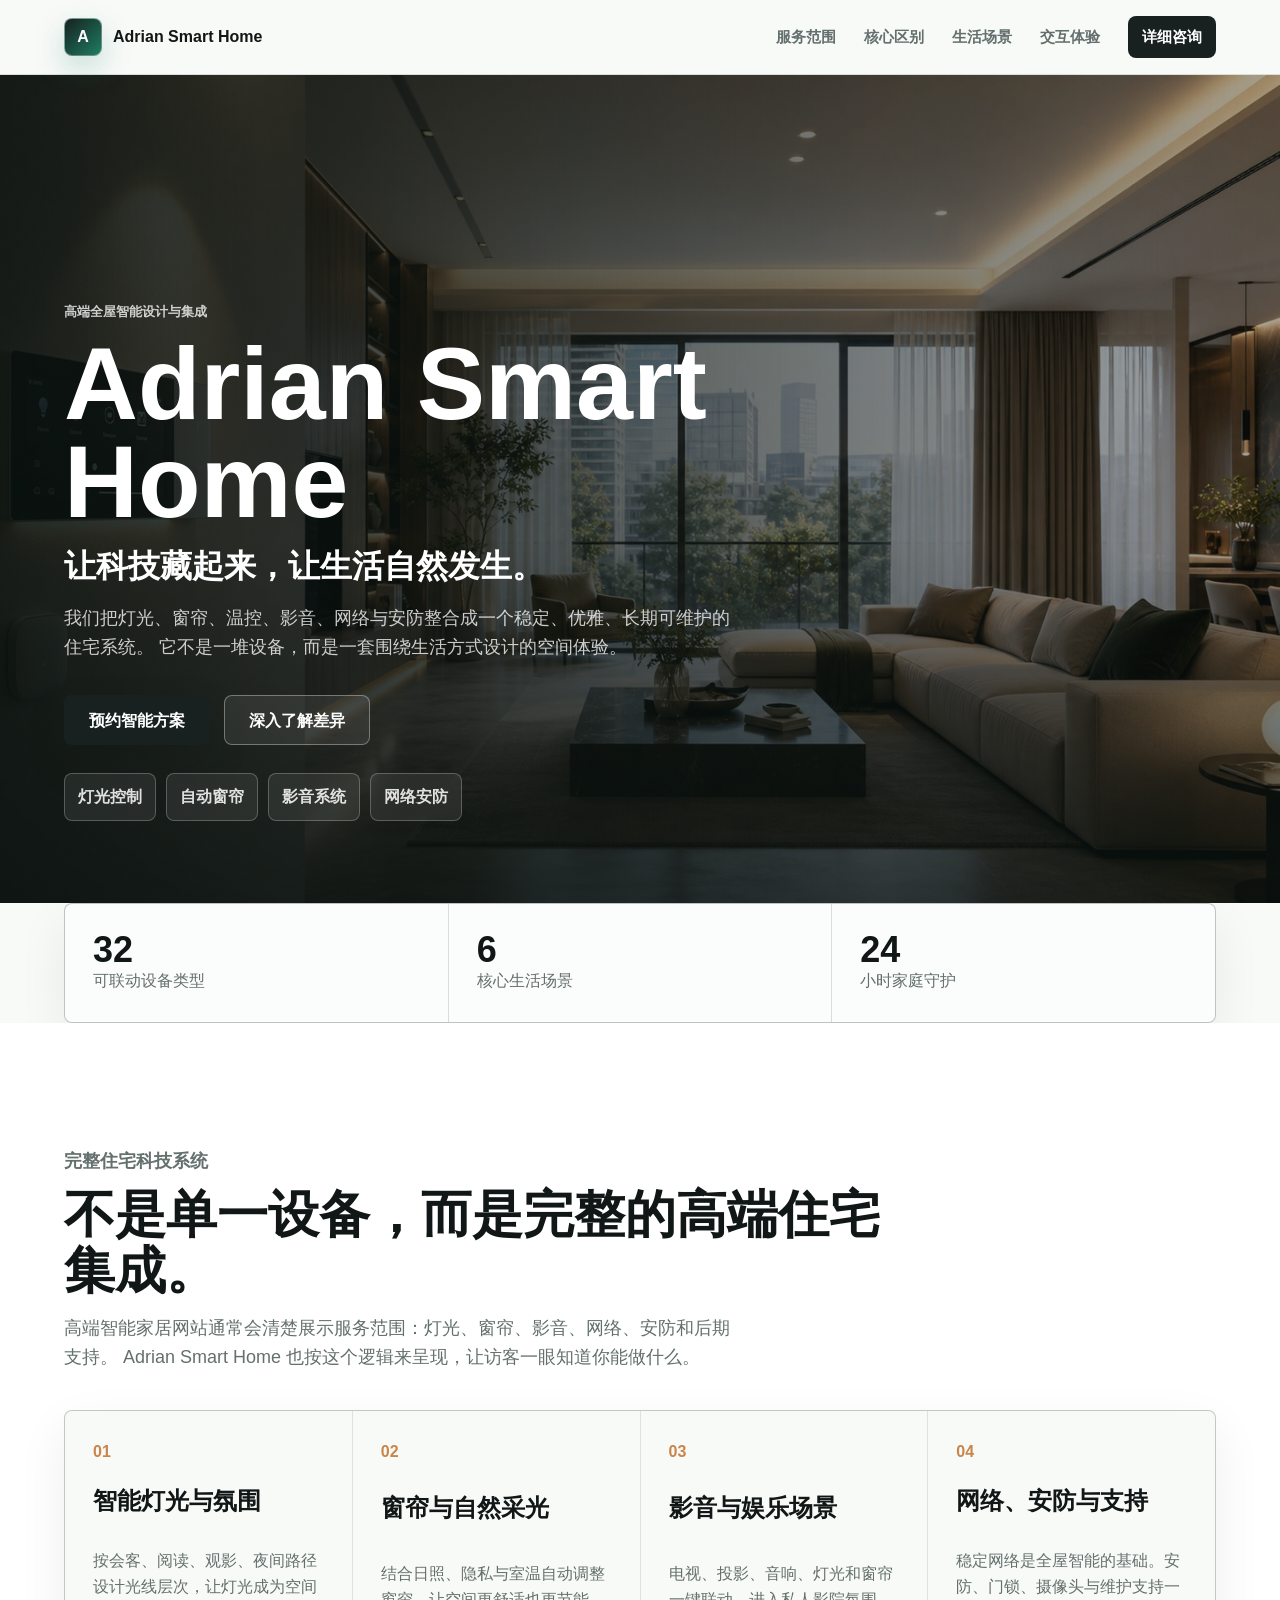
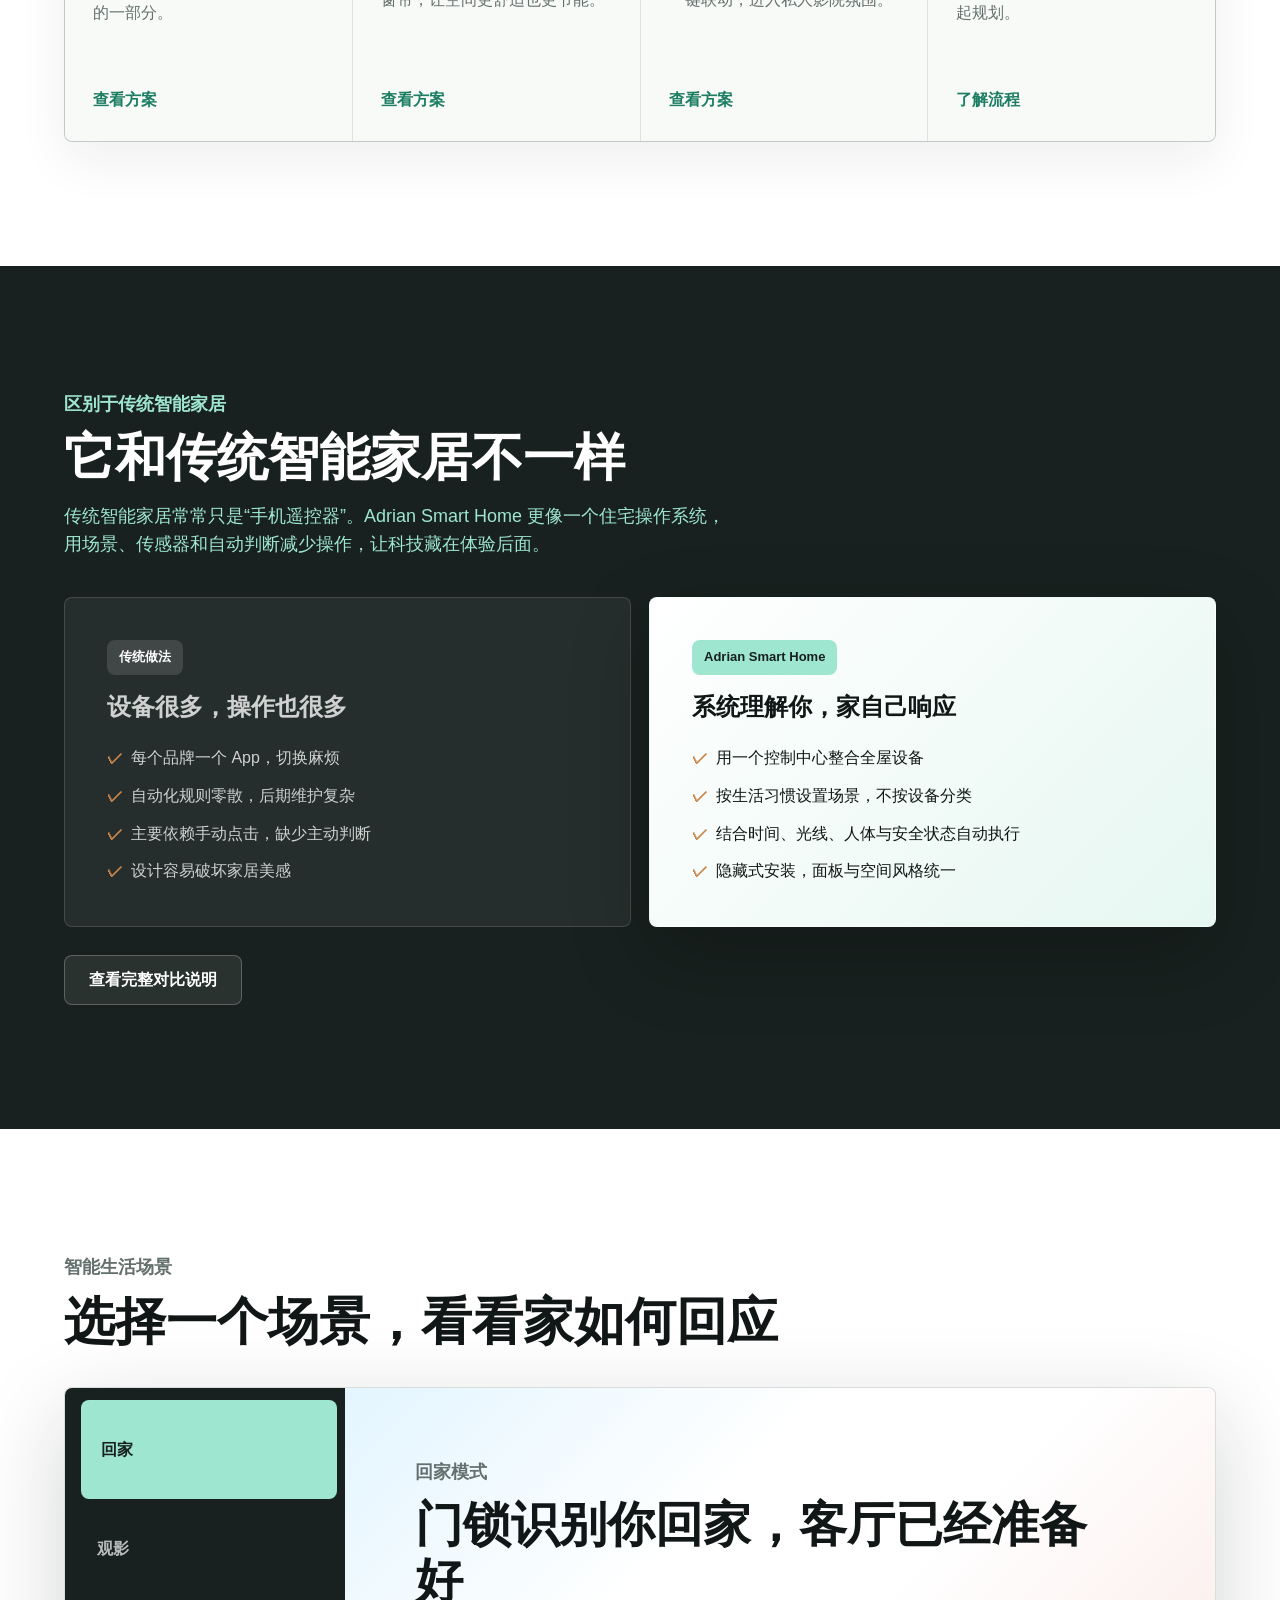
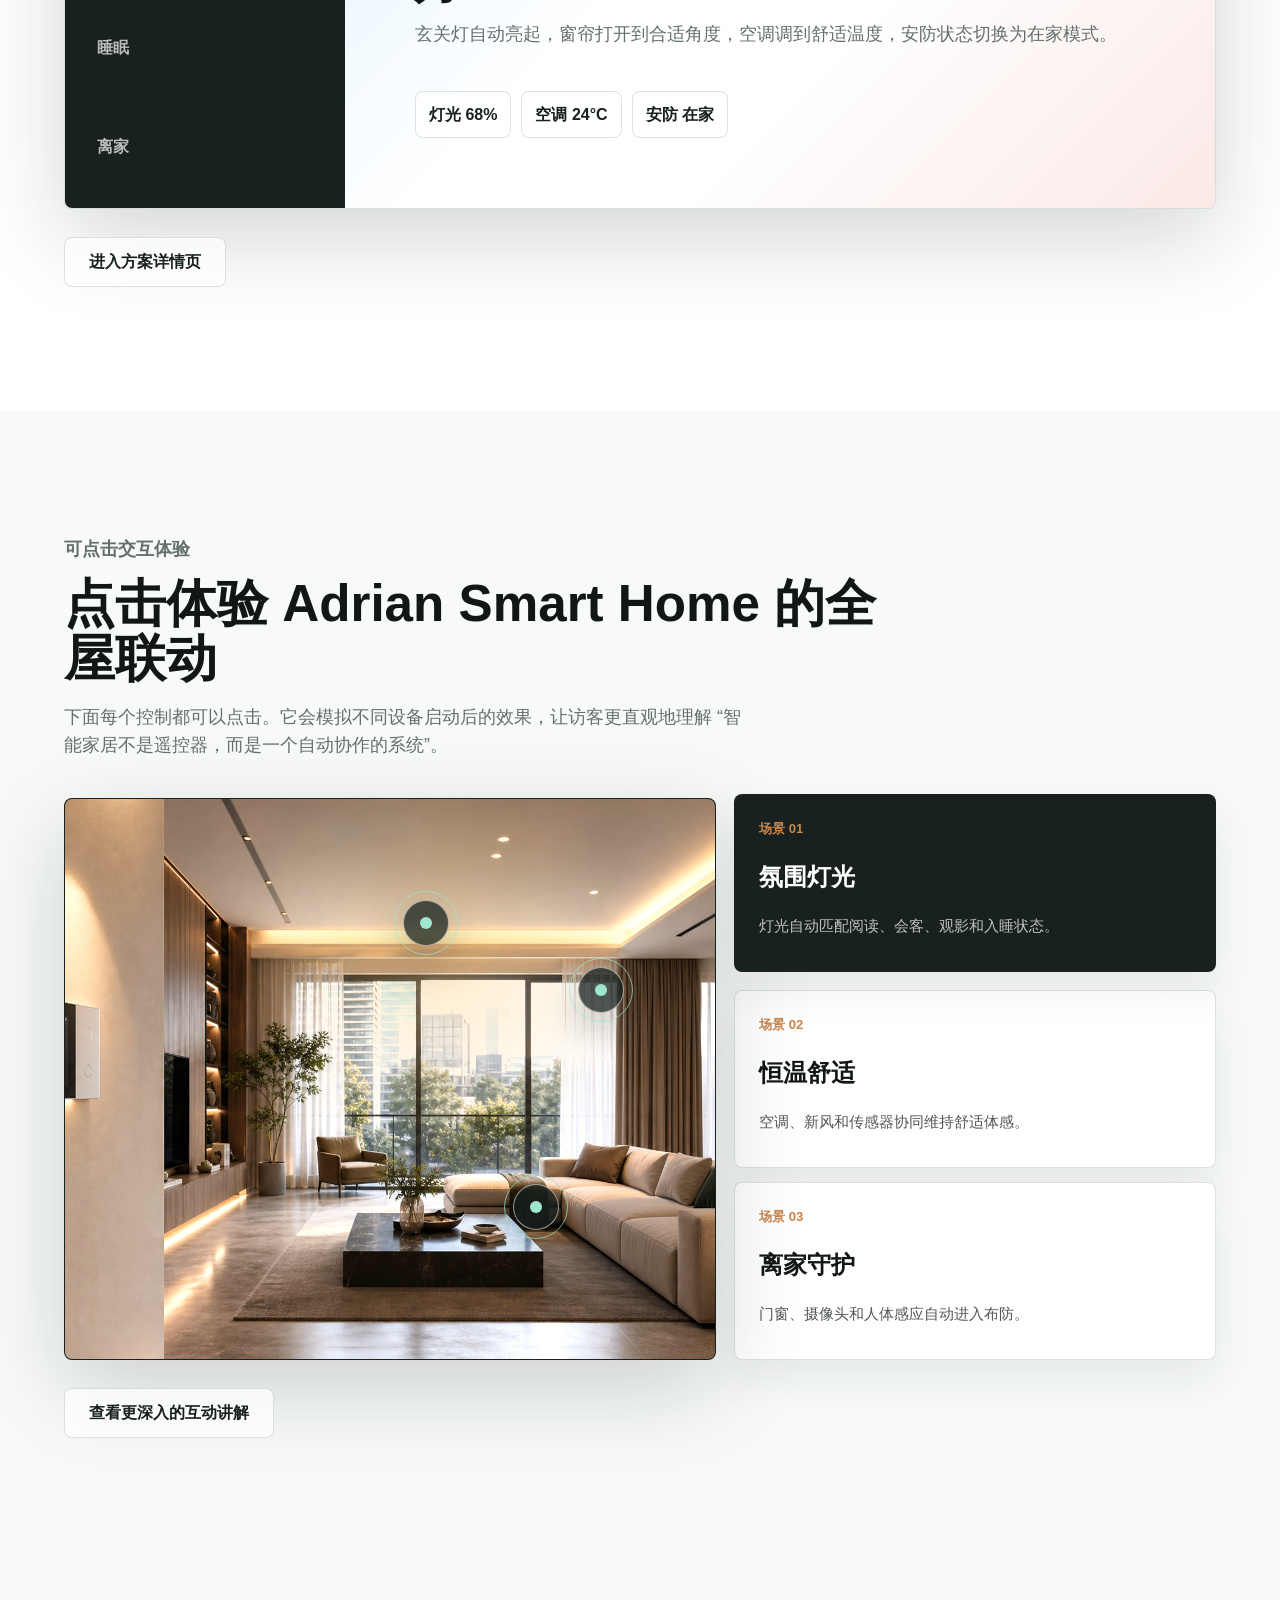
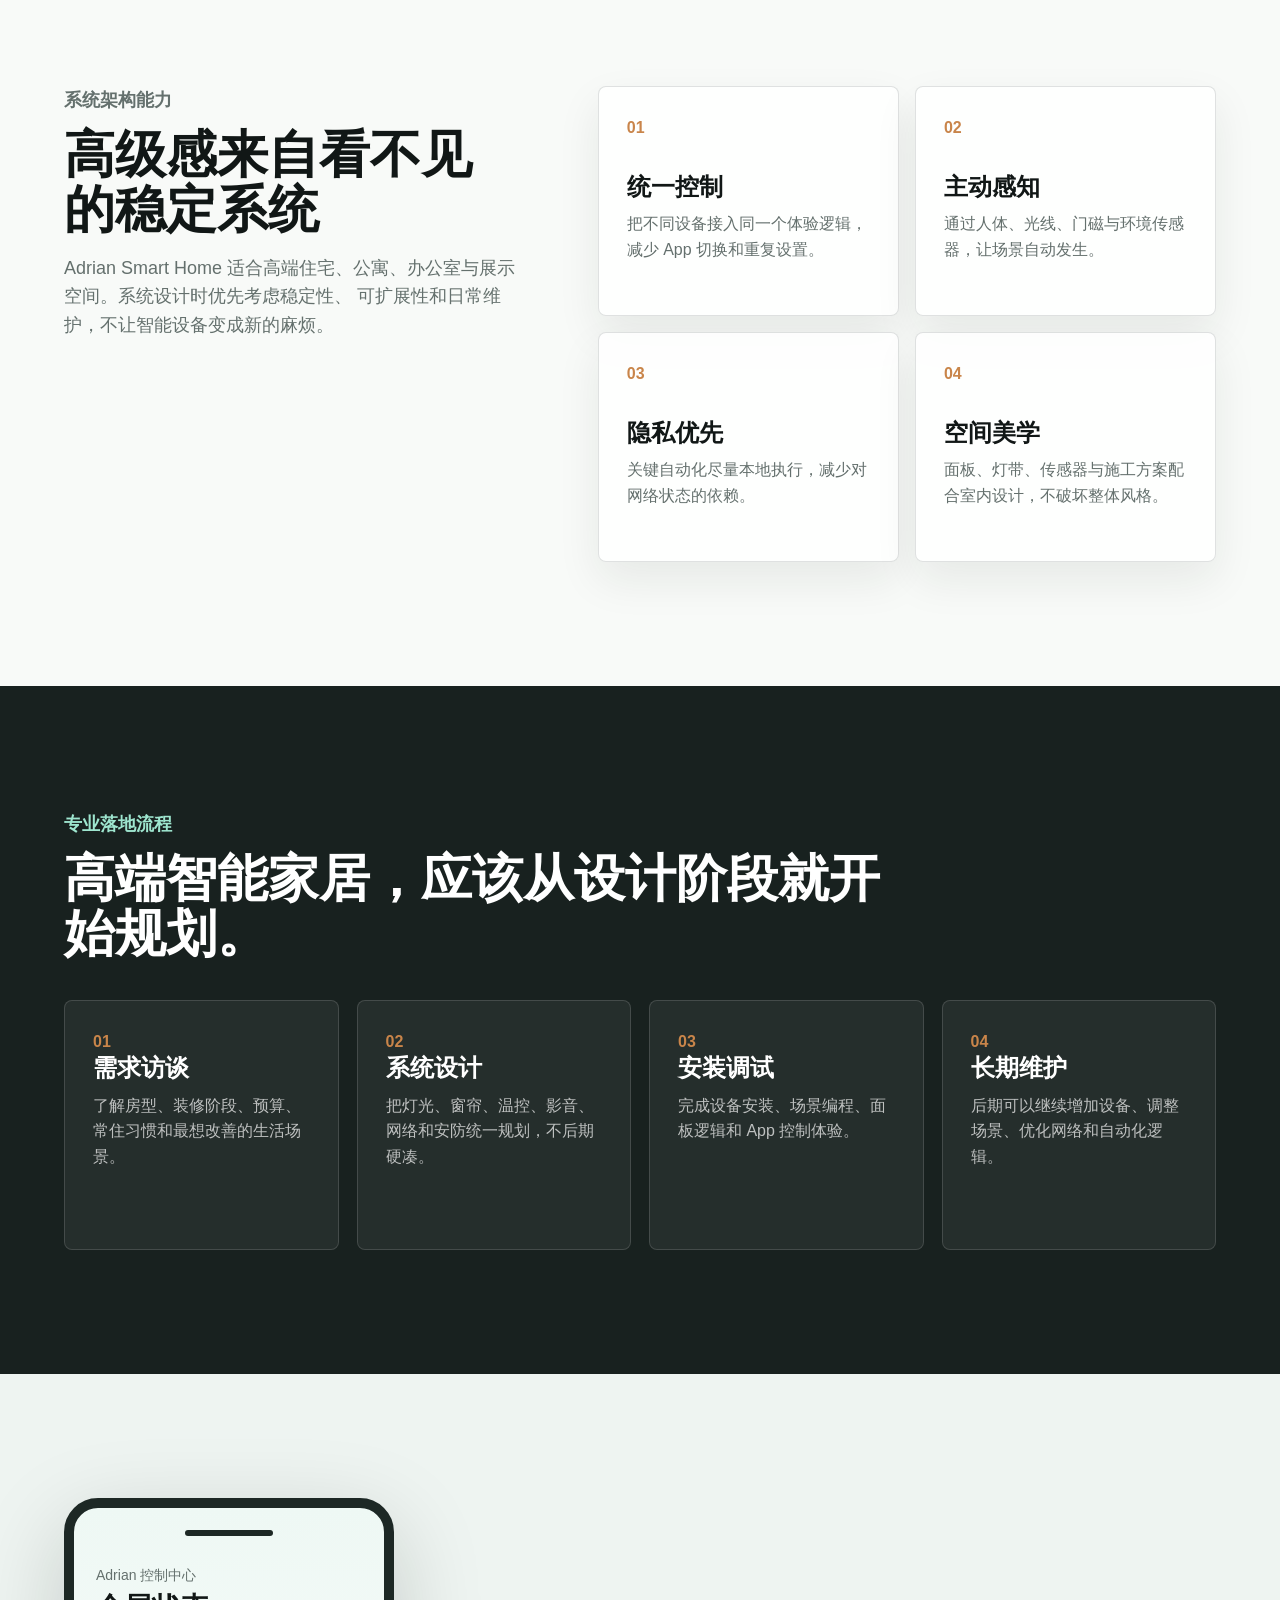
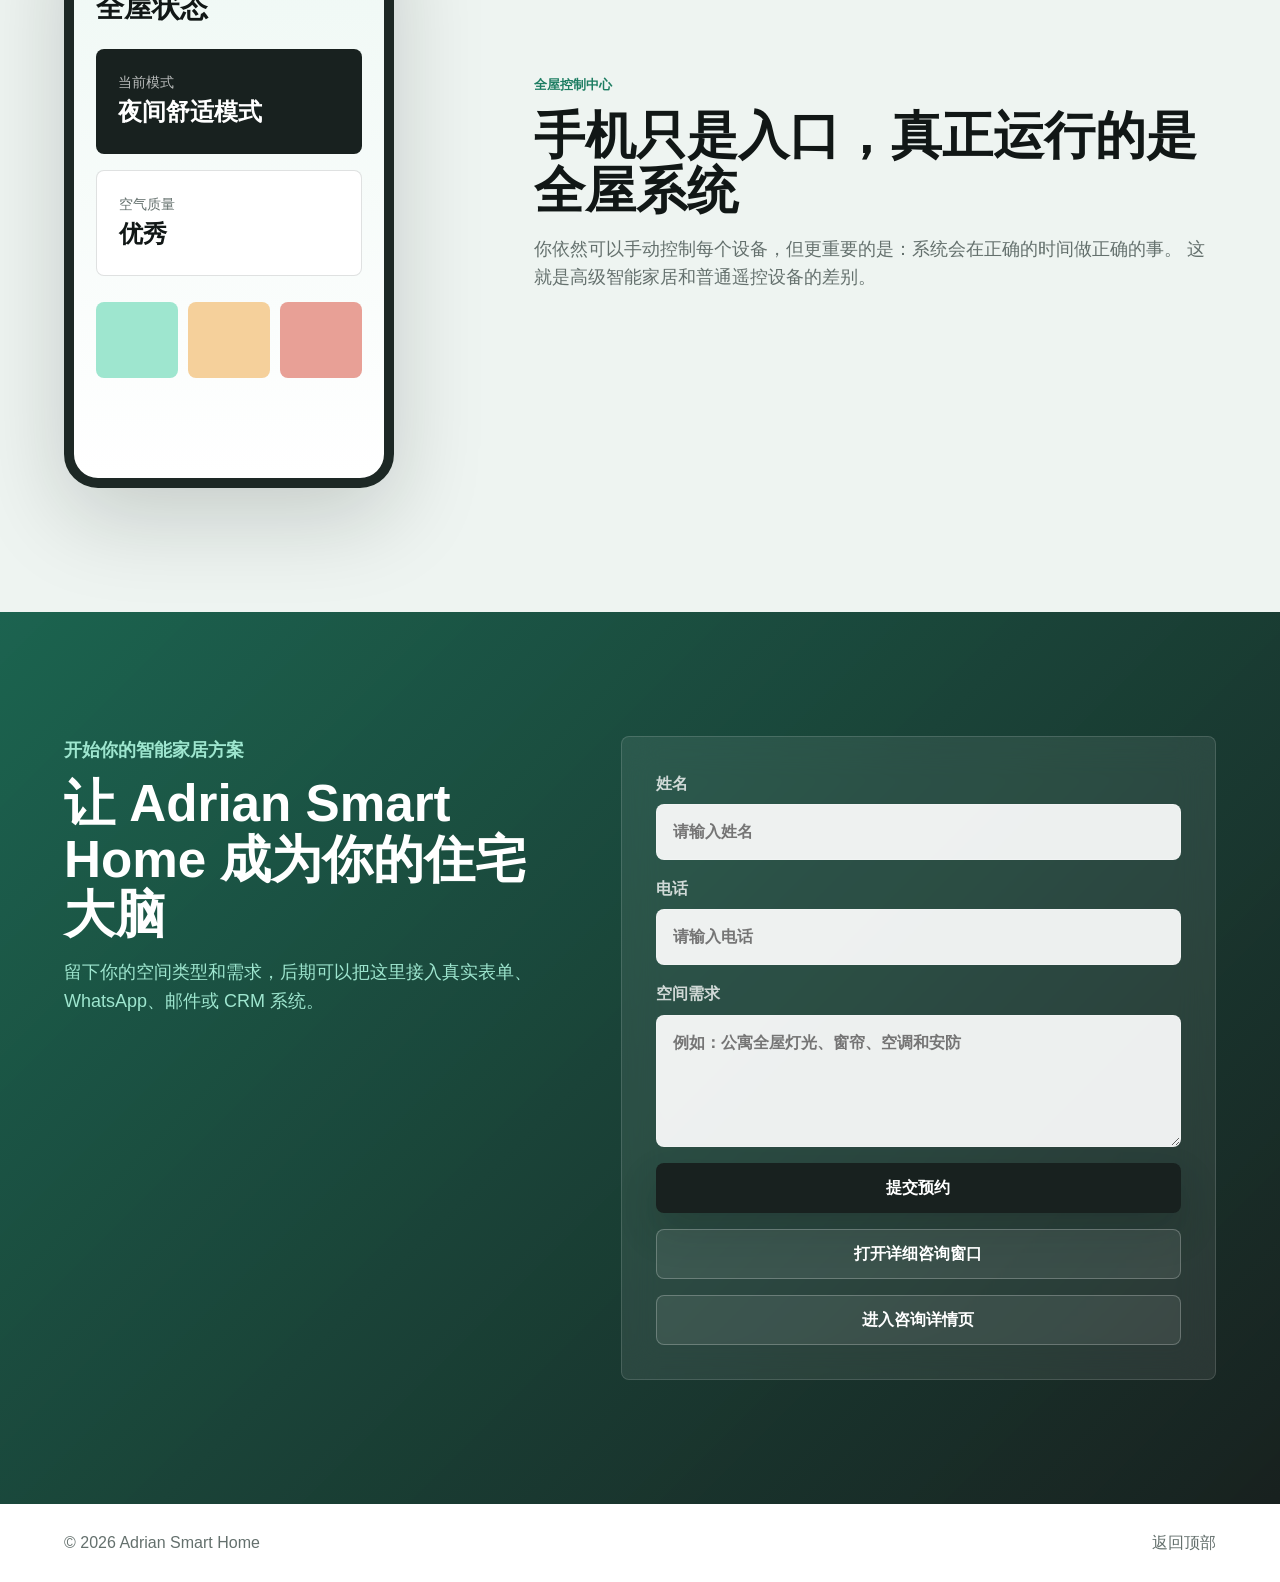
<file: index.html>
<!DOCTYPE html>
<html lang="zh-CN">
  <head>
    <meta charset="UTF-8" />
    <meta name="viewport" content="width=device-width, initial-scale=1.0" />
    <title>Adrian Smart Home | 高端全屋智能</title>
    <meta
      name="description"
      content="Adrian Smart Home 打造更主动、更安静、更懂人的全屋智能体验。"
    />
    <link rel="stylesheet" href="styles.css" />
  </head>
  <body>
    <header class="site-header">
      <a class="brand" href="#" aria-label="Adrian Smart Home 首页">
        <span class="brand-mark">A</span>
        <span class="brand-name">Adrian Smart Home</span>
      </a>

      <button class="nav-toggle" type="button" aria-label="打开导航" aria-expanded="false">
        <span></span>
        <span></span>
        <span></span>
      </button>

      <nav class="site-nav" aria-label="主导航">
        <a href="#services">服务范围</a>
        <a href="#difference">核心区别</a>
        <a href="#scenes">生活场景</a>
        <a href="#experience">交互体验</a>
        <button class="nav-consult open-consult" type="button">详细咨询</button>
      </nav>
    </header>

    <main>
      <section class="hero" aria-labelledby="hero-title">
        <img
          class="hero-bg"
          src="./adrian-smart-home-interior.jpg"
          onerror="this.onerror=null; this.src='./adrian-smart-home-interior.png';"
          alt=""
        />
        <div class="hero-copy reveal">
          <p class="eyebrow">高端全屋智能设计与集成</p>
          <h1 id="hero-title">Adrian Smart Home</h1>
          <p class="hero-lead">让科技藏起来，让生活自然发生。</p>
          <p class="hero-text">
            我们把灯光、窗帘、温控、影音、网络与安防整合成一个稳定、优雅、长期可维护的住宅系统。
            它不是一堆设备，而是一套围绕生活方式设计的空间体验。
          </p>
          <div class="hero-actions">
            <a class="button primary" href="#contact">预约智能方案</a>
            <a class="button secondary" href="difference.html">深入了解差异</a>
          </div>
          <div class="hero-badges" aria-label="核心服务标签">
            <span>灯光控制</span>
            <span>自动窗帘</span>
            <span>影音系统</span>
            <span>网络安防</span>
          </div>
        </div>
      </section>

      <section class="metrics" aria-label="Adrian Smart Home 数据亮点">
        <div class="metric reveal">
          <strong data-count="32">0</strong>
          <span>可联动设备类型</span>
        </div>
        <div class="metric reveal">
          <strong data-count="6">0</strong>
          <span>核心生活场景</span>
        </div>
        <div class="metric reveal">
          <strong data-count="24">0</strong>
          <span>小时家庭守护</span>
        </div>
      </section>

      <section class="section services" id="services">
        <div class="section-heading reveal">
          <p class="eyebrow">完整住宅科技系统</p>
          <h2>不是单一设备，而是完整的高端住宅集成。</h2>
          <p>
            高端智能家居网站通常会清楚展示服务范围：灯光、窗帘、影音、网络、安防和后期支持。
            Adrian Smart Home 也按这个逻辑来呈现，让访客一眼知道你能做什么。
          </p>
        </div>

        <div class="service-grid">
          <article class="service-card reveal">
            <span>01</span>
            <h3>智能灯光与氛围</h3>
            <p>按会客、阅读、观影、夜间路径设计光线层次，让灯光成为空间的一部分。</p>
            <a href="solutions.html">查看方案</a>
          </article>
          <article class="service-card reveal">
            <span>02</span>
            <h3>窗帘与自然采光</h3>
            <p>结合日照、隐私与室温自动调整窗帘，让空间更舒适也更节能。</p>
            <a href="solutions.html">查看方案</a>
          </article>
          <article class="service-card reveal">
            <span>03</span>
            <h3>影音与娱乐场景</h3>
            <p>电视、投影、音响、灯光和窗帘一键联动，进入私人影院氛围。</p>
            <a href="solutions.html">查看方案</a>
          </article>
          <article class="service-card reveal">
            <span>04</span>
            <h3>网络、安防与支持</h3>
            <p>稳定网络是全屋智能的基础。安防、门锁、摄像头与维护支持一起规划。</p>
            <a href="consult.html">了解流程</a>
          </article>
        </div>
      </section>

      <section class="section difference" id="difference">
        <div class="section-heading reveal">
          <p class="eyebrow">区别于传统智能家居</p>
          <h2>它和传统智能家居不一样</h2>
          <p>
            传统智能家居常常只是“手机遥控器”。Adrian Smart Home 更像一个住宅操作系统，
            用场景、传感器和自动判断减少操作，让科技藏在体验后面。
          </p>
        </div>

        <div class="comparison">
          <article class="compare-card old reveal">
            <span class="compare-label">传统做法</span>
            <h3>设备很多，操作也很多</h3>
            <ul>
              <li>每个品牌一个 App，切换麻烦</li>
              <li>自动化规则零散，后期维护复杂</li>
              <li>主要依赖手动点击，缺少主动判断</li>
              <li>设计容易破坏家居美感</li>
            </ul>
          </article>

          <article class="compare-card premium reveal">
            <span class="compare-label">Adrian Smart Home</span>
            <h3>系统理解你，家自己响应</h3>
            <ul>
              <li>用一个控制中心整合全屋设备</li>
              <li>按生活习惯设置场景，不按设备分类</li>
              <li>结合时间、光线、人体与安全状态自动执行</li>
              <li>隐藏式安装，面板与空间风格统一</li>
            </ul>
          </article>
        </div>
        <div class="section-actions reveal">
          <a class="button secondary light" href="difference.html">查看完整对比说明</a>
        </div>
      </section>

      <section class="section scenes" id="scenes">
        <div class="section-heading reveal">
          <p class="eyebrow">智能生活场景</p>
          <h2>选择一个场景，看看家如何回应</h2>
        </div>

        <div class="scene-switcher reveal">
          <div class="scene-tabs" role="tablist" aria-label="智能生活场景">
            <button class="scene-tab is-active" type="button" data-scene="arrival">回家</button>
            <button class="scene-tab" type="button" data-scene="movie">观影</button>
            <button class="scene-tab" type="button" data-scene="sleep">睡眠</button>
            <button class="scene-tab" type="button" data-scene="away">离家</button>
          </div>

          <div class="scene-panel" aria-live="polite">
            <p class="scene-kicker">回家模式</p>
            <h3 id="scene-title">门锁识别你回家，客厅已经准备好</h3>
            <p id="scene-copy">
              玄关灯自动亮起，窗帘打开到合适角度，空调调到舒适温度，安防状态切换为在家模式。
            </p>
            <div class="scene-status">
              <span class="status-pill">灯光 68%</span>
              <span class="status-pill">空调 24°C</span>
              <span class="status-pill">安防 在家</span>
            </div>
          </div>
        </div>
        <div class="section-actions reveal">
          <a class="button secondary" href="solutions.html">进入方案详情页</a>
        </div>
      </section>

      <section class="section experience" id="experience">
        <div class="section-heading reveal">
          <p class="eyebrow">可点击交互体验</p>
          <h2>点击体验 Adrian Smart Home 的全屋联动</h2>
          <p>
            下面每个控制都可以点击。它会模拟不同设备启动后的效果，让访客更直观地理解
            “智能家居不是遥控器，而是一个自动协作的系统”。
          </p>
        </div>

        <div class="experience-board reveal">
          <div class="room-preview is-lights" aria-label="可交互智能家居房间预览">
            <img
              src="./adrian-smart-home-interior.jpg"
              onerror="this.onerror=null; this.src='./adrian-smart-home-interior.png';"
              alt="智能客厅交互体验图"
            />
            <span class="room-layer layer-lights"></span>
            <span class="room-layer layer-security"></span>
            <span class="room-layer layer-climate"></span>
            <button class="hotspot hot-light" type="button" data-detail="lighting" aria-label="查看智能灯光详情">
              <span></span>
            </button>
            <button class="hotspot hot-curtain" type="button" data-detail="curtain" aria-label="查看智能窗帘详情">
              <span></span>
            </button>
            <button class="hotspot hot-security" type="button" data-detail="security" aria-label="查看安防详情">
              <span></span>
            </button>
          </div>

          <div class="control-panel">
            <button class="control-card is-active" type="button" data-mode="lights">
              <span>场景 01</span>
              <strong>氛围灯光</strong>
              <small>灯光自动匹配阅读、会客、观影和入睡状态。</small>
            </button>
            <button class="control-card" type="button" data-mode="climate">
              <span>场景 02</span>
              <strong>恒温舒适</strong>
              <small>空调、新风和传感器协同维持舒适体感。</small>
            </button>
            <button class="control-card" type="button" data-mode="security">
              <span>场景 03</span>
              <strong>离家守护</strong>
              <small>门窗、摄像头和人体感应自动进入布防。</small>
            </button>
          </div>
        </div>
        <div class="section-actions reveal">
          <a class="button secondary" href="solutions.html#interactive">查看更深入的互动讲解</a>
        </div>
      </section>

      <section class="section system" id="system">
        <div class="system-copy reveal">
          <p class="eyebrow">系统架构能力</p>
          <h2>高级感来自看不见的稳定系统</h2>
          <p>
            Adrian Smart Home 适合高端住宅、公寓、办公室与展示空间。系统设计时优先考虑稳定性、
            可扩展性和日常维护，不让智能设备变成新的麻烦。
          </p>
        </div>

        <div class="system-grid">
          <article class="system-card reveal">
            <span>01</span>
            <h3>统一控制</h3>
            <p>把不同设备接入同一个体验逻辑，减少 App 切换和重复设置。</p>
          </article>
          <article class="system-card reveal">
            <span>02</span>
            <h3>主动感知</h3>
            <p>通过人体、光线、门磁与环境传感器，让场景自动发生。</p>
          </article>
          <article class="system-card reveal">
            <span>03</span>
            <h3>隐私优先</h3>
            <p>关键自动化尽量本地执行，减少对网络状态的依赖。</p>
          </article>
          <article class="system-card reveal">
            <span>04</span>
            <h3>空间美学</h3>
            <p>面板、灯带、传感器与施工方案配合室内设计，不破坏整体风格。</p>
          </article>
        </div>
      </section>

      <section class="section process">
        <div class="section-heading reveal">
          <p class="eyebrow">专业落地流程</p>
          <h2>高端智能家居，应该从设计阶段就开始规划。</h2>
        </div>
        <div class="process-steps">
          <article class="reveal">
            <span>01</span>
            <h3>需求访谈</h3>
            <p>了解房型、装修阶段、预算、常住习惯和最想改善的生活场景。</p>
          </article>
          <article class="reveal">
            <span>02</span>
            <h3>系统设计</h3>
            <p>把灯光、窗帘、温控、影音、网络和安防统一规划，不后期硬凑。</p>
          </article>
          <article class="reveal">
            <span>03</span>
            <h3>安装调试</h3>
            <p>完成设备安装、场景编程、面板逻辑和 App 控制体验。</p>
          </article>
          <article class="reveal">
            <span>04</span>
            <h3>长期维护</h3>
            <p>后期可以继续增加设备、调整场景、优化网络和自动化逻辑。</p>
          </article>
        </div>
      </section>

      <section class="section app-preview">
        <div class="phone reveal" aria-label="手机控制界面预览">
          <div class="phone-top"></div>
          <div class="phone-title">
            <span>Adrian 控制中心</span>
            <strong>全屋状态</strong>
          </div>
          <div class="phone-card active">
            <span>当前模式</span>
            <strong>夜间舒适模式</strong>
          </div>
          <div class="phone-card">
            <span>空气质量</span>
            <strong>优秀</strong>
          </div>
          <div class="phone-controls">
            <button type="button" aria-label="灯光控制"></button>
            <button type="button" aria-label="温度控制"></button>
            <button type="button" aria-label="安防控制"></button>
          </div>
        </div>
        <div class="reveal">
          <p class="eyebrow">全屋控制中心</p>
          <h2>手机只是入口，真正运行的是全屋系统</h2>
          <p class="section-copy">
            你依然可以手动控制每个设备，但更重要的是：系统会在正确的时间做正确的事。
            这就是高级智能家居和普通遥控设备的差别。
          </p>
        </div>
      </section>

      <section class="contact" id="contact">
        <div class="reveal">
          <p class="eyebrow">开始你的智能家居方案</p>
          <h2>让 Adrian Smart Home 成为你的住宅大脑</h2>
          <p>
            留下你的空间类型和需求，后期可以把这里接入真实表单、WhatsApp、邮件或 CRM 系统。
          </p>
        </div>
        <form class="contact-form reveal">
          <label>
            姓名
            <input type="text" name="name" placeholder="请输入姓名" />
          </label>
          <label>
            电话
            <input type="tel" name="phone" placeholder="请输入电话" />
          </label>
          <label>
            空间需求
            <textarea name="message" rows="4" placeholder="例如：公寓全屋灯光、窗帘、空调和安防"></textarea>
          </label>
          <button class="button primary" type="submit">提交预约</button>
          <button class="button secondary glass open-consult" type="button">打开详细咨询窗口</button>
          <a class="button secondary glass" href="consult.html">进入咨询详情页</a>
        </form>
      </section>
    </main>

    <dialog class="detail-dialog" id="detail-dialog" aria-labelledby="detail-title">
      <button class="dialog-close" type="button" aria-label="关闭窗口">×</button>
      <p class="eyebrow" id="detail-kicker">智能设备详情</p>
      <h2 id="detail-title">智能灯光系统</h2>
      <p id="detail-copy">
        根据自然光、时间和生活场景自动调整亮度与色温，让空间始终保持舒服的层次。
      </p>
      <div class="dialog-points" id="detail-points">
        <span>自动调光</span>
        <span>场景预设</span>
        <span>节能联动</span>
      </div>
      <a class="button primary" href="#contact">我要咨询这个方案</a>
    </dialog>

    <dialog class="consult-dialog" id="consult-dialog" aria-labelledby="consult-title">
      <button class="dialog-close" type="button" aria-label="关闭窗口">×</button>
      <p class="eyebrow">项目详细咨询</p>
      <h2 id="consult-title">详细咨询 Adrian Smart Home</h2>
      <p>
        你可以先准备这几项信息：房屋类型、面积、想做的设备、预算范围、是否已经装修。
        后期这里可以接入 WhatsApp、邮箱、微信二维码或真实客户系统。
      </p>
      <div class="consult-options">
        <span>全屋智能规划</span>
        <span>灯光与窗帘</span>
        <span>安防与门锁</span>
        <span>影音与氛围</span>
      </div>
      <a class="button primary" href="#contact">填写预约表单</a>
    </dialog>

    <footer class="site-footer">
      <span>© 2026 Adrian Smart Home</span>
      <a href="#hero-title">返回顶部</a>
    </footer>

    <script src="script.js"></script>
  </body>
</html>
</file>
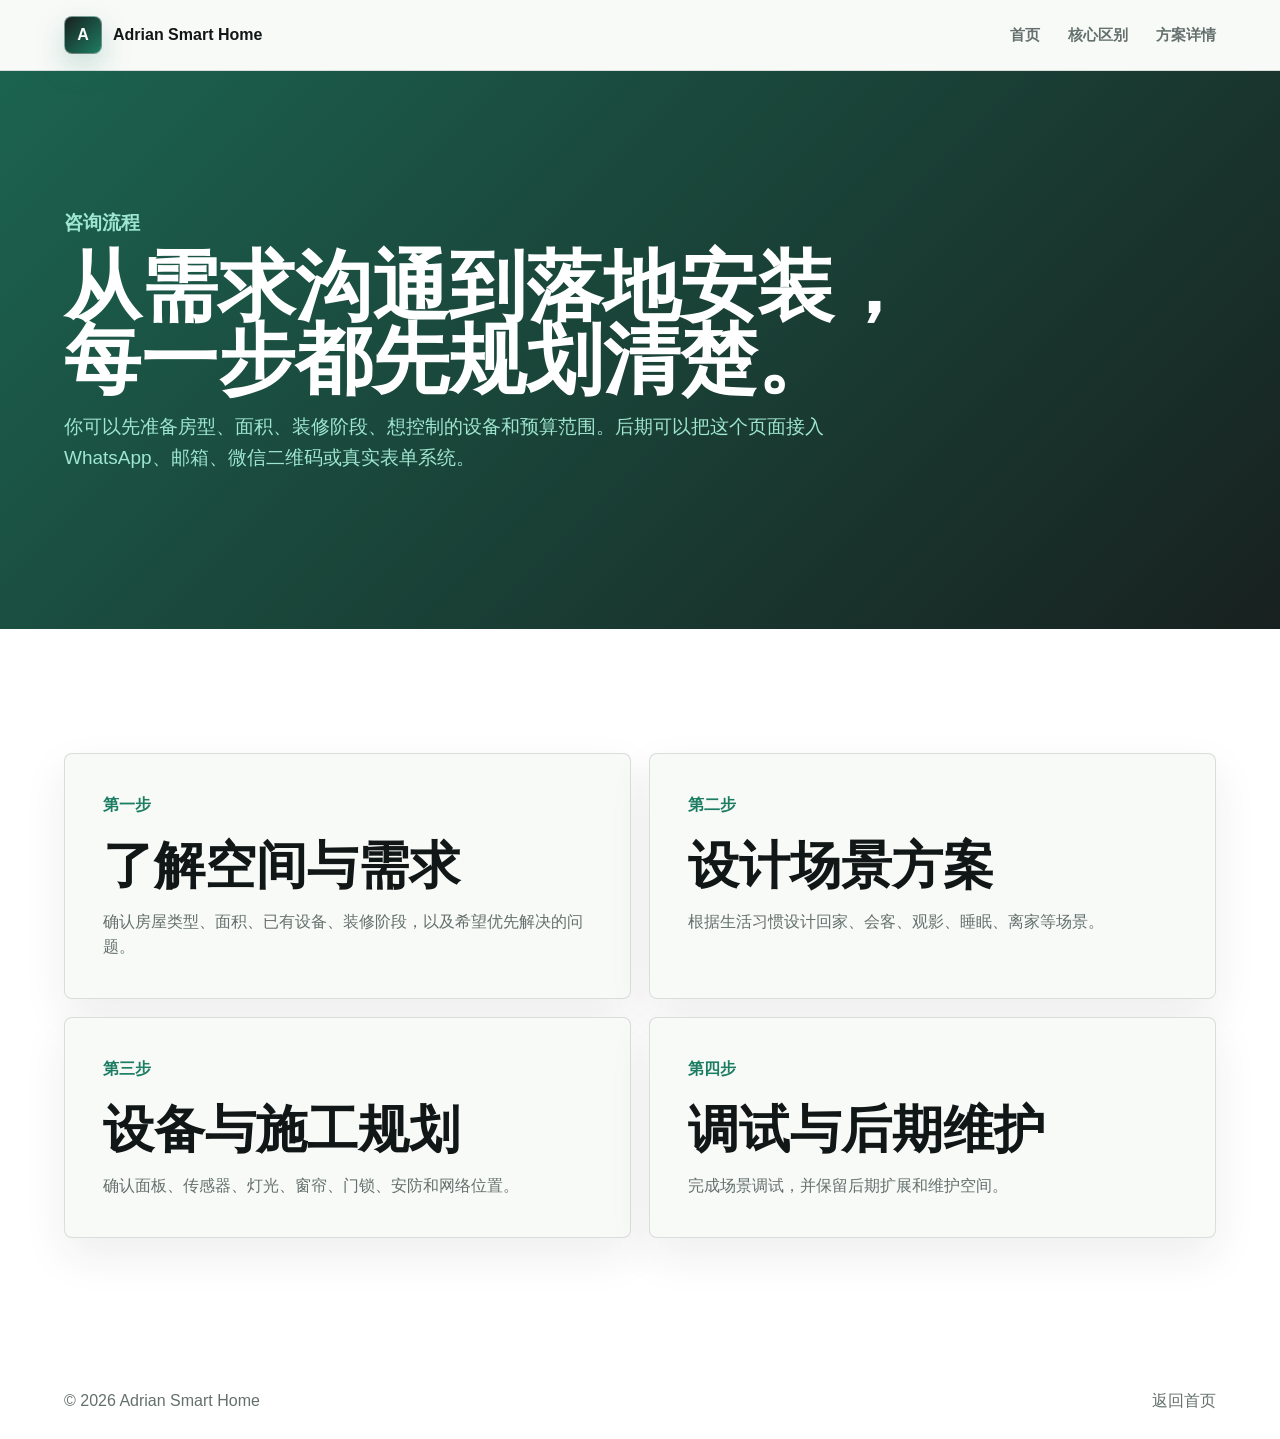
<file: consult.html>
<!DOCTYPE html>
<html lang="zh-CN">
  <head>
    <meta charset="UTF-8" />
    <meta name="viewport" content="width=device-width, initial-scale=1.0" />
    <title>咨询流程 | Adrian Smart Home</title>
    <meta name="description" content="了解 Adrian Smart Home 的咨询与落地流程。" />
    <link rel="stylesheet" href="styles.css" />
  </head>
  <body>
    <header class="site-header">
      <a class="brand" href="index.html" aria-label="返回首页">
        <span class="brand-mark">A</span>
        <span class="brand-name">Adrian Smart Home</span>
      </a>
      <nav class="site-nav page-nav" aria-label="详情页导航">
        <a href="index.html">首页</a>
        <a href="difference.html">核心区别</a>
        <a href="solutions.html">方案详情</a>
      </nav>
    </header>

    <main>
      <section class="subpage-hero consult-hero">
        <div>
          <p class="eyebrow">咨询流程</p>
          <h1>从需求沟通到落地安装，每一步都先规划清楚。</h1>
          <p>
            你可以先准备房型、面积、装修阶段、想控制的设备和预算范围。后期可以把这个页面接入
            WhatsApp、邮箱、微信二维码或真实表单系统。
          </p>
        </div>
      </section>

      <section class="section detail-section">
        <div class="detail-grid">
          <article class="detail-card">
            <span>第一步</span>
            <h2>了解空间与需求</h2>
            <p>确认房屋类型、面积、已有设备、装修阶段，以及希望优先解决的问题。</p>
          </article>
          <article class="detail-card">
            <span>第二步</span>
            <h2>设计场景方案</h2>
            <p>根据生活习惯设计回家、会客、观影、睡眠、离家等场景。</p>
          </article>
          <article class="detail-card">
            <span>第三步</span>
            <h2>设备与施工规划</h2>
            <p>确认面板、传感器、灯光、窗帘、门锁、安防和网络位置。</p>
          </article>
          <article class="detail-card">
            <span>第四步</span>
            <h2>调试与后期维护</h2>
            <p>完成场景调试，并保留后期扩展和维护空间。</p>
          </article>
        </div>
      </section>
    </main>

    <footer class="site-footer">
      <span>© 2026 Adrian Smart Home</span>
      <a href="index.html">返回首页</a>
    </footer>
  </body>
</html>
</file>
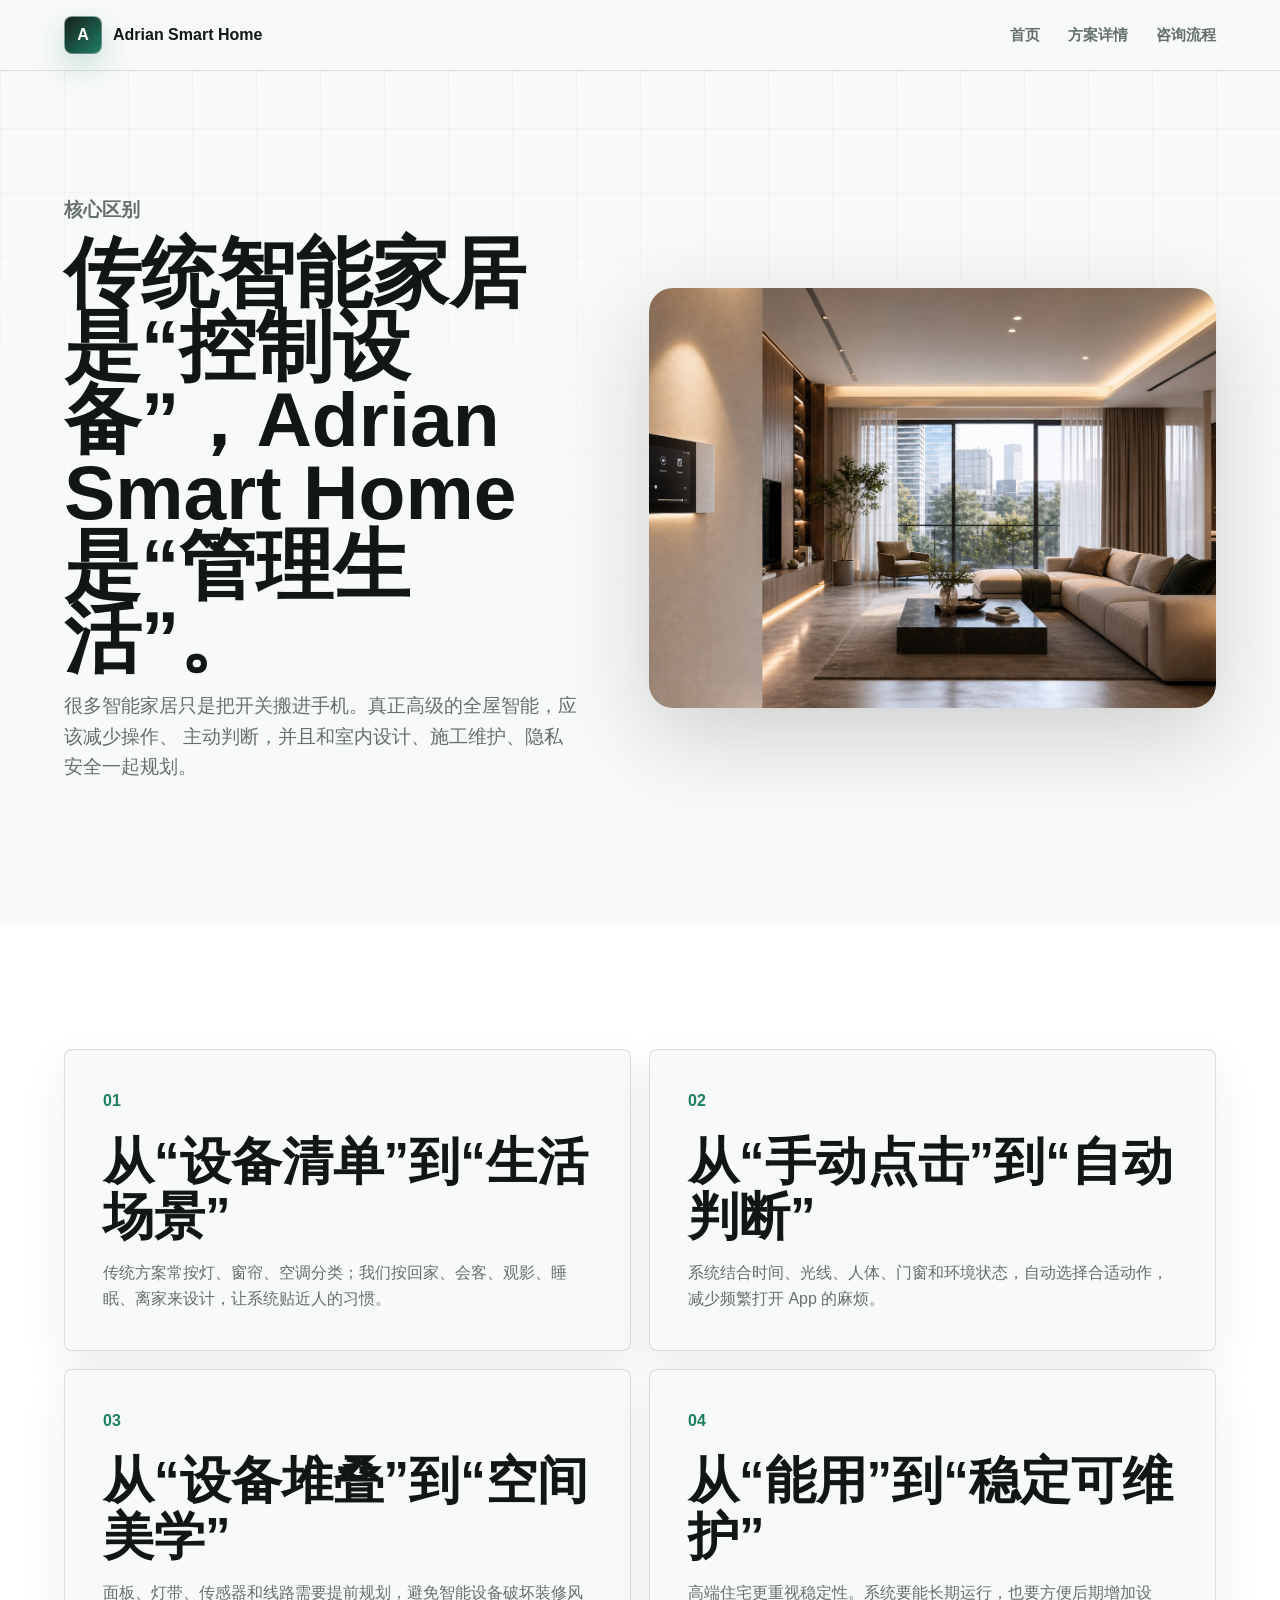
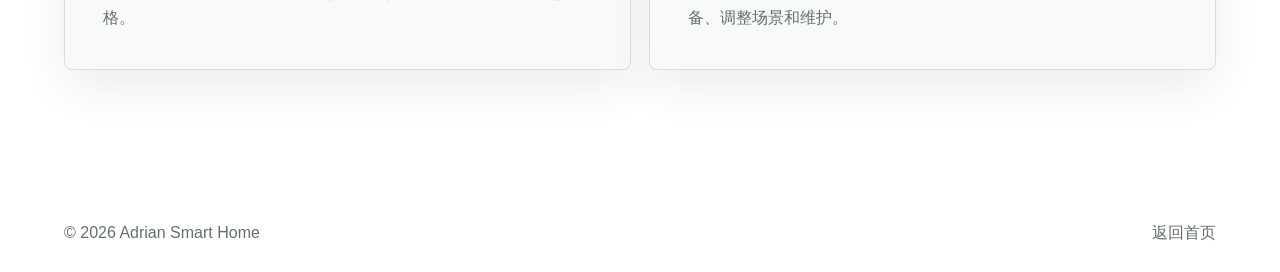
<file: difference.html>
<!DOCTYPE html>
<html lang="zh-CN">
  <head>
    <meta charset="UTF-8" />
    <meta name="viewport" content="width=device-width, initial-scale=1.0" />
    <title>核心区别 | Adrian Smart Home</title>
    <meta name="description" content="了解 Adrian Smart Home 与传统智能家居的区别。" />
    <link rel="stylesheet" href="styles.css" />
  </head>
  <body>
    <header class="site-header">
      <a class="brand" href="index.html" aria-label="返回首页">
        <span class="brand-mark">A</span>
        <span class="brand-name">Adrian Smart Home</span>
      </a>
      <nav class="site-nav page-nav" aria-label="详情页导航">
        <a href="index.html">首页</a>
        <a href="solutions.html">方案详情</a>
        <a href="consult.html">咨询流程</a>
      </nav>
    </header>

    <main>
      <section class="subpage-hero">
        <div>
          <p class="eyebrow">核心区别</p>
          <h1>传统智能家居是“控制设备”，Adrian Smart Home 是“管理生活”。</h1>
          <p>
            很多智能家居只是把开关搬进手机。真正高级的全屋智能，应该减少操作、
            主动判断，并且和室内设计、施工维护、隐私安全一起规划。
          </p>
        </div>
        <img src="./adrian-smart-home-interior.jpg" alt="高端智能家居室内空间" />
      </section>

      <section class="section detail-section">
        <div class="detail-grid">
          <article class="detail-card">
            <span>01</span>
            <h2>从“设备清单”到“生活场景”</h2>
            <p>传统方案常按灯、窗帘、空调分类；我们按回家、会客、观影、睡眠、离家来设计，让系统贴近人的习惯。</p>
          </article>
          <article class="detail-card">
            <span>02</span>
            <h2>从“手动点击”到“自动判断”</h2>
            <p>系统结合时间、光线、人体、门窗和环境状态，自动选择合适动作，减少频繁打开 App 的麻烦。</p>
          </article>
          <article class="detail-card">
            <span>03</span>
            <h2>从“设备堆叠”到“空间美学”</h2>
            <p>面板、灯带、传感器和线路需要提前规划，避免智能设备破坏装修风格。</p>
          </article>
          <article class="detail-card">
            <span>04</span>
            <h2>从“能用”到“稳定可维护”</h2>
            <p>高端住宅更重视稳定性。系统要能长期运行，也要方便后期增加设备、调整场景和维护。</p>
          </article>
        </div>
      </section>
    </main>

    <footer class="site-footer">
      <span>© 2026 Adrian Smart Home</span>
      <a href="index.html">返回首页</a>
    </footer>
  </body>
</html>
</file>
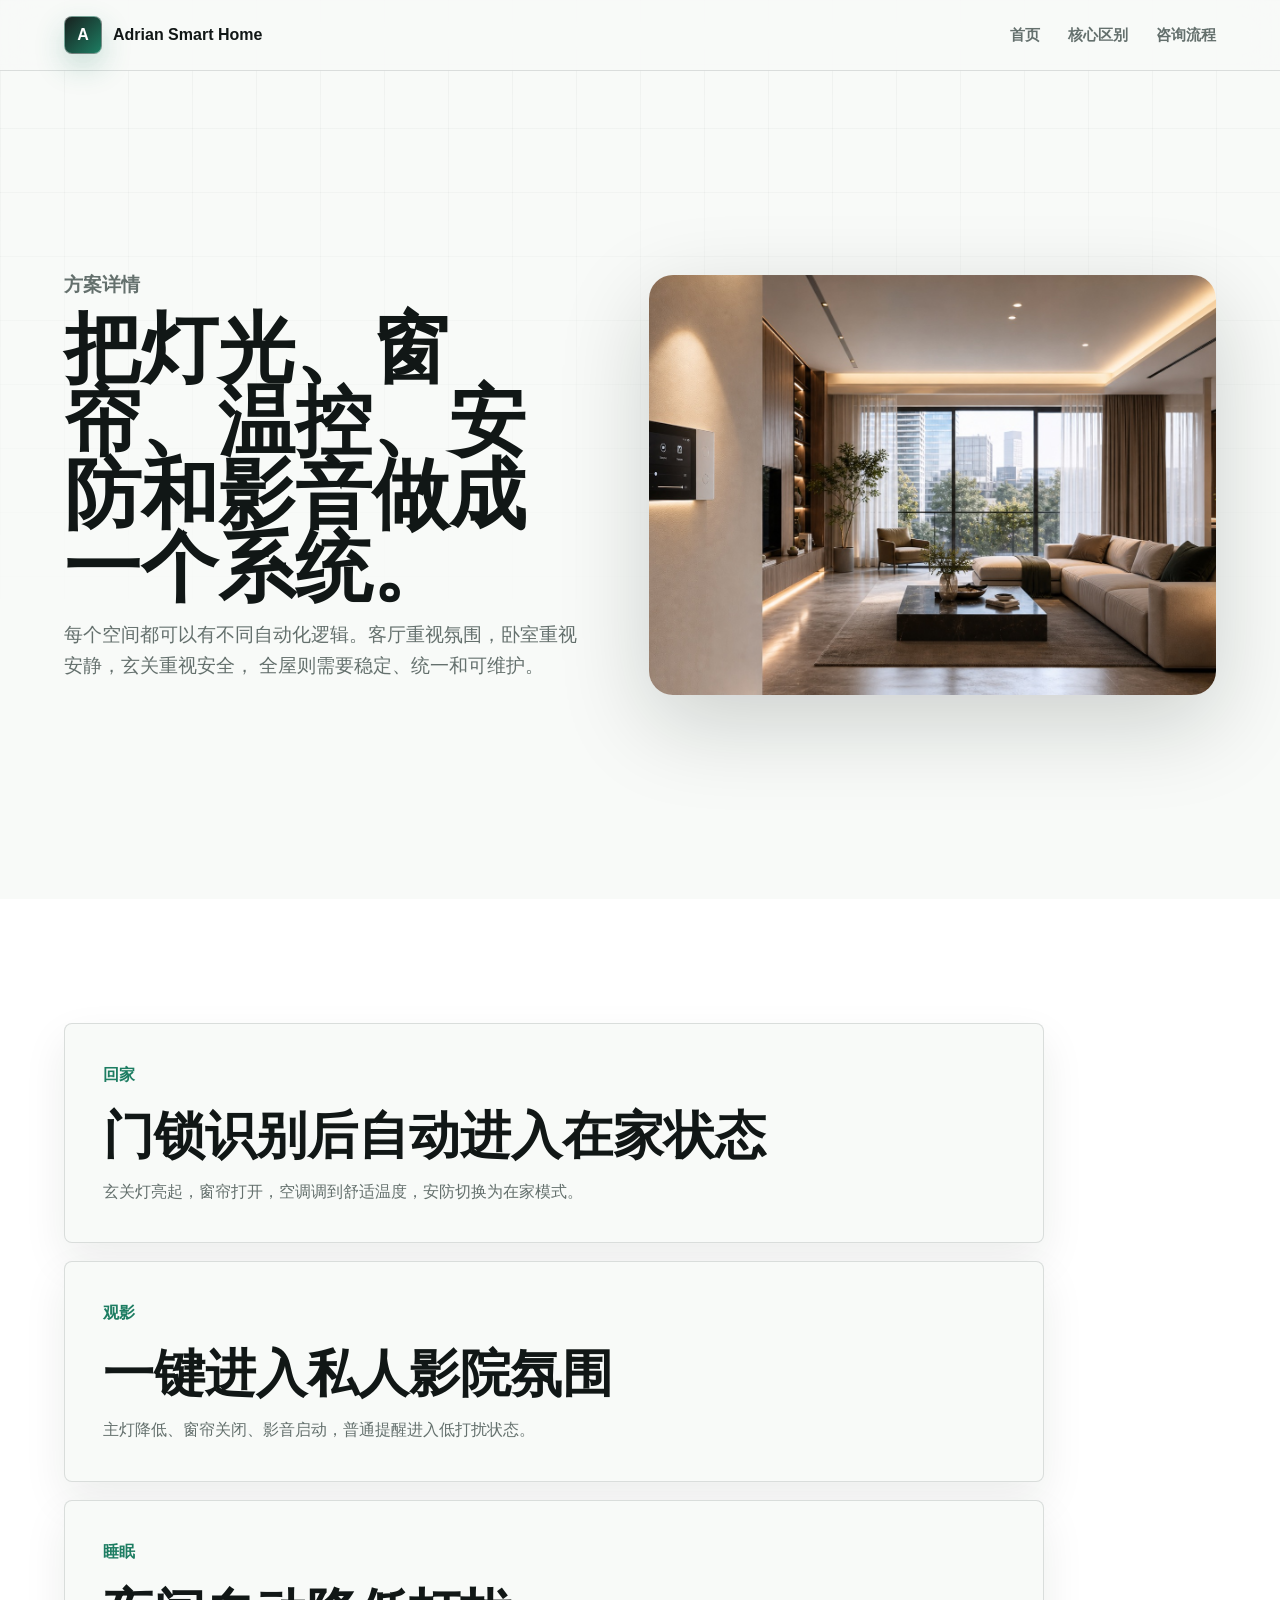
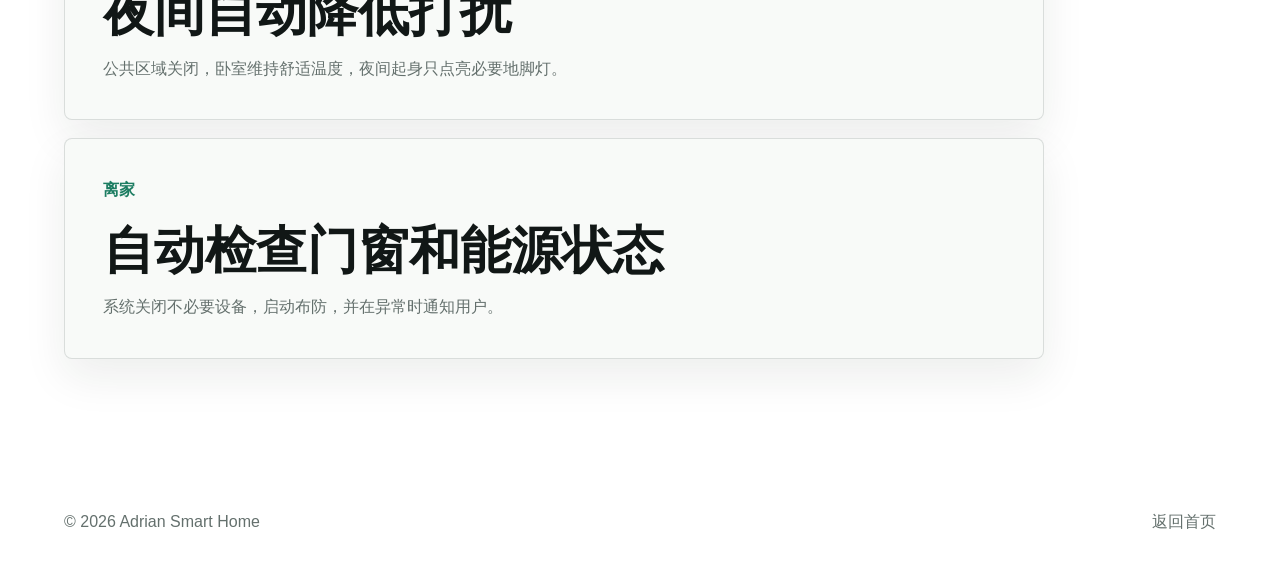
<file: solutions.html>
<!DOCTYPE html>
<html lang="zh-CN">
  <head>
    <meta charset="UTF-8" />
    <meta name="viewport" content="width=device-width, initial-scale=1.0" />
    <title>方案详情 | Adrian Smart Home</title>
    <meta name="description" content="查看 Adrian Smart Home 的生活场景与系统方案。" />
    <link rel="stylesheet" href="styles.css" />
  </head>
  <body>
    <header class="site-header">
      <a class="brand" href="index.html" aria-label="返回首页">
        <span class="brand-mark">A</span>
        <span class="brand-name">Adrian Smart Home</span>
      </a>
      <nav class="site-nav page-nav" aria-label="详情页导航">
        <a href="index.html">首页</a>
        <a href="difference.html">核心区别</a>
        <a href="consult.html">咨询流程</a>
      </nav>
    </header>

    <main>
      <section class="subpage-hero">
        <div>
          <p class="eyebrow">方案详情</p>
          <h1>把灯光、窗帘、温控、安防和影音做成一个系统。</h1>
          <p>
            每个空间都可以有不同自动化逻辑。客厅重视氛围，卧室重视安静，玄关重视安全，
            全屋则需要稳定、统一和可维护。
          </p>
        </div>
        <img src="./adrian-smart-home-interior.jpg" alt="智能家居方案空间图" />
      </section>

      <section class="section detail-section" id="interactive">
        <div class="timeline">
          <article>
            <span>回家</span>
            <h2>门锁识别后自动进入在家状态</h2>
            <p>玄关灯亮起，窗帘打开，空调调到舒适温度，安防切换为在家模式。</p>
          </article>
          <article>
            <span>观影</span>
            <h2>一键进入私人影院氛围</h2>
            <p>主灯降低、窗帘关闭、影音启动，普通提醒进入低打扰状态。</p>
          </article>
          <article>
            <span>睡眠</span>
            <h2>夜间自动降低打扰</h2>
            <p>公共区域关闭，卧室维持舒适温度，夜间起身只点亮必要地脚灯。</p>
          </article>
          <article>
            <span>离家</span>
            <h2>自动检查门窗和能源状态</h2>
            <p>系统关闭不必要设备，启动布防，并在异常时通知用户。</p>
          </article>
        </div>
      </section>
    </main>

    <footer class="site-footer">
      <span>© 2026 Adrian Smart Home</span>
      <a href="index.html">返回首页</a>
    </footer>
  </body>
</html>
</file>
<file: styles.css>
:root {
  --ink: #111716;
  --muted: #64706d;
  --soft: #eef4f1;
  --line: rgba(31, 47, 43, 0.14);
  --white: #ffffff;
  --charcoal: #18211f;
  --green: #1d7d62;
  --jade: #9ee6cf;
  --copper: #c9854a;
  --ice: #d8f1ff;
  --rose: #e8a096;
  --shadow: 0 28px 90px rgba(10, 23, 19, 0.18);
}

* {
  box-sizing: border-box;
}

html {
  scroll-behavior: smooth;
}

body {
  margin: 0;
  color: var(--ink);
  background: #f8faf8;
  font-family: Arial, "PingFang SC", "Microsoft YaHei", sans-serif;
  line-height: 1.6;
}

body::before {
  position: fixed;
  inset: 0;
  z-index: -1;
  pointer-events: none;
  content: "";
  background:
    linear-gradient(90deg, rgba(24, 33, 31, 0.04) 1px, transparent 1px),
    linear-gradient(180deg, rgba(24, 33, 31, 0.04) 1px, transparent 1px);
  background-size: 64px 64px;
  mask-image: linear-gradient(180deg, #000 0%, transparent 70%);
}

a {
  color: inherit;
  text-decoration: none;
}

img {
  display: block;
  max-width: 100%;
}

button,
input,
textarea {
  font: inherit;
}

.site-header {
  position: sticky;
  top: 0;
  z-index: 20;
  display: flex;
  align-items: center;
  justify-content: space-between;
  gap: 24px;
  padding: 16px clamp(20px, 5vw, 76px);
  background: rgba(248, 250, 248, 0.86);
  border-bottom: 1px solid var(--line);
  backdrop-filter: blur(18px);
}

.brand {
  display: inline-flex;
  align-items: center;
  gap: 11px;
  font-weight: 900;
}

.brand-mark {
  display: grid;
  width: 38px;
  height: 38px;
  place-items: center;
  color: var(--white);
  background: linear-gradient(135deg, var(--charcoal), var(--green));
  border: 1px solid rgba(255, 255, 255, 0.4);
  border-radius: 8px;
  box-shadow: 0 12px 30px rgba(29, 125, 98, 0.24);
}

.brand-name {
  white-space: nowrap;
}

.site-nav {
  display: flex;
  align-items: center;
  gap: 28px;
  color: var(--muted);
  font-size: 15px;
  font-weight: 700;
}

.site-nav a {
  position: relative;
}

.site-nav a::after {
  position: absolute;
  right: 0;
  bottom: -7px;
  left: 0;
  height: 2px;
  content: "";
  background: var(--green);
  transform: scaleX(0);
  transform-origin: left;
  transition: transform 0.22s ease;
}

.site-nav a:hover {
  color: var(--ink);
}

.site-nav a:hover::after {
  transform: scaleX(1);
}

.nav-consult {
  padding: 9px 14px;
  color: var(--white);
  border: 0;
  border-radius: 8px;
  background: var(--charcoal);
  font-weight: 900;
  cursor: pointer;
}

.nav-toggle {
  display: none;
  width: 42px;
  height: 42px;
  padding: 9px;
  border: 1px solid var(--line);
  border-radius: 8px;
  background: var(--white);
}

.nav-toggle span {
  display: block;
  height: 2px;
  margin: 5px 0;
  background: var(--ink);
}

.hero {
  position: relative;
  display: flex;
  align-items: end;
  min-height: calc(100vh - 72px);
  padding: clamp(86px, 12vw, 150px) clamp(20px, 5vw, 76px) clamp(42px, 7vw, 82px);
  overflow: hidden;
  color: var(--white);
  background: var(--charcoal);
}

.hero-bg {
  position: absolute;
  inset: 0;
  width: 100%;
  height: 100%;
  object-fit: cover;
  opacity: 0.78;
}

.hero::before {
  position: absolute;
  inset: 0;
  z-index: 1;
  content: "";
  background:
    linear-gradient(90deg, rgba(10, 18, 16, 0.88) 0%, rgba(10, 18, 16, 0.62) 43%, rgba(10, 18, 16, 0.18) 100%),
    linear-gradient(0deg, rgba(10, 18, 16, 0.68), transparent 44%);
}

.hero-copy {
  position: relative;
  z-index: 2;
  max-width: 860px;
}

.hero .eyebrow,
.hero .hero-text {
  color: rgba(255, 255, 255, 0.78);
}

.hero .hero-lead {
  color: var(--white);
}

.eyebrow {
  margin: 0 0 12px;
  color: var(--green);
  font-size: 13px;
  font-weight: 900;
  letter-spacing: 0;
  text-transform: uppercase;
}

h1,
h2,
h3,
p {
  margin-top: 0;
}

h1 {
  max-width: 760px;
  margin-bottom: 16px;
  font-size: clamp(52px, 8vw, 112px);
  line-height: 0.95;
}

h2 {
  margin-bottom: 16px;
  font-size: clamp(32px, 4vw, 56px);
  line-height: 1.08;
}

h3 {
  margin-bottom: 10px;
  font-size: 24px;
  line-height: 1.18;
}

.hero-lead {
  margin-bottom: 18px;
  color: var(--charcoal);
  font-size: clamp(22px, 3vw, 32px);
  font-weight: 800;
  line-height: 1.25;
}

.hero-text,
.section-copy,
.section-heading p,
.system-copy p,
.contact p {
  max-width: 680px;
  color: var(--muted);
  font-size: 18px;
}

.hero-actions {
  display: flex;
  flex-wrap: wrap;
  gap: 14px;
  margin-top: 34px;
}

.hero-badges {
  display: flex;
  flex-wrap: wrap;
  gap: 10px;
  margin-top: 28px;
}

.hero-badges span {
  padding: 10px 13px;
  color: rgba(255, 255, 255, 0.86);
  border: 1px solid rgba(255, 255, 255, 0.24);
  border-radius: 8px;
  background: rgba(255, 255, 255, 0.08);
  backdrop-filter: blur(12px);
  font-weight: 800;
}

.button {
  display: inline-flex;
  align-items: center;
  justify-content: center;
  min-height: 50px;
  padding: 0 24px;
  border: 1px solid transparent;
  border-radius: 8px;
  font-weight: 900;
  cursor: pointer;
  transition: transform 0.2s ease, box-shadow 0.2s ease, background 0.2s ease;
}

.button:hover {
  transform: translateY(-2px);
}

.button.primary {
  color: var(--white);
  background: var(--charcoal);
  box-shadow: 0 18px 38px rgba(17, 23, 22, 0.2);
}

.button.primary:hover {
  background: var(--green);
}

.button.secondary {
  color: var(--charcoal);
  border-color: var(--line);
  background: rgba(255, 255, 255, 0.72);
}

.hero .button.secondary {
  color: var(--white);
  border-color: rgba(255, 255, 255, 0.34);
  background: rgba(255, 255, 255, 0.08);
}

.button.secondary.light {
  color: var(--white);
  border-color: rgba(255, 255, 255, 0.24);
  background: rgba(255, 255, 255, 0.08);
}

.button.glass {
  color: var(--white);
  border-color: rgba(255, 255, 255, 0.24);
  background: rgba(255, 255, 255, 0.08);
}

.hero-stage {
  position: relative;
  display: grid;
  min-height: 500px;
  overflow: hidden;
  place-items: center;
  border: 1px solid var(--line);
  border-radius: 24px;
  background: var(--charcoal);
  box-shadow: var(--shadow);
}

.hero-photo {
  position: absolute;
  inset: 0;
  width: 100%;
  height: 100%;
  object-fit: cover;
  border-radius: 24px;
}

.hero-stage::after {
  position: absolute;
  inset: 0;
  content: "";
  border-radius: 24px;
  background:
    linear-gradient(180deg, rgba(17, 23, 22, 0.02), rgba(17, 23, 22, 0.28)),
    linear-gradient(90deg, rgba(255, 255, 255, 0.08), transparent 52%);
}

.hero-panel {
  display: none;
}

.signal-ring {
  position: absolute;
  z-index: 1;
  width: 72%;
  aspect-ratio: 1;
  border: 1px solid rgba(29, 125, 98, 0.2);
  border-radius: 50%;
  animation: pulseRing 4s ease-out infinite;
}

.signal-ring.two {
  width: 54%;
  border-color: rgba(201, 133, 74, 0.22);
  animation-delay: 1.2s;
}

.live-chip {
  position: absolute;
  z-index: 3;
  display: inline-flex;
  align-items: center;
  gap: 10px;
  padding: 12px 16px;
  color: var(--white);
  background: rgba(24, 33, 31, 0.9);
  border: 1px solid rgba(255, 255, 255, 0.18);
  border-radius: 8px;
  box-shadow: var(--shadow);
  backdrop-filter: blur(14px);
  animation: chipFloat 5s ease-in-out infinite;
}

.live-chip span {
  width: 9px;
  height: 9px;
  border-radius: 50%;
  background: var(--jade);
  box-shadow: 0 0 0 6px rgba(158, 230, 207, 0.18);
}

.chip-energy {
  top: 24px;
  left: 24px;
}

.chip-secure {
  right: 24px;
  bottom: 24px;
  animation-delay: 1s;
}

.metrics {
  display: grid;
  grid-template-columns: repeat(3, 1fr);
  gap: 1px;
  margin: 0 clamp(20px, 5vw, 76px);
  overflow: hidden;
  border: 1px solid var(--line);
  border-radius: 8px;
  background: var(--line);
  box-shadow: 0 18px 50px rgba(24, 33, 31, 0.07);
}

.metric {
  padding: 28px;
  background: rgba(255, 255, 255, 0.88);
}

.metric strong {
  display: block;
  font-size: 36px;
  line-height: 1;
}

.metric span {
  color: var(--muted);
}

.section {
  padding: clamp(72px, 10vw, 124px) clamp(20px, 5vw, 76px);
}

.section-heading {
  max-width: 840px;
  margin-bottom: 38px;
}

.services {
  background: var(--white);
}

.service-grid {
  display: grid;
  grid-template-columns: repeat(4, 1fr);
  gap: 1px;
  overflow: hidden;
  border: 1px solid var(--line);
  border-radius: 8px;
  background: var(--line);
  box-shadow: 0 18px 50px rgba(24, 33, 31, 0.07);
}

.service-card {
  display: grid;
  min-height: 330px;
  padding: 28px;
  background: #f8faf8;
}

.service-card span,
.process-steps span {
  color: var(--copper);
  font-weight: 900;
}

.service-card p {
  color: var(--muted);
}

.service-card a {
  align-self: end;
  color: var(--green);
  font-weight: 900;
}

.section-actions {
  display: flex;
  flex-wrap: wrap;
  gap: 14px;
  margin-top: 28px;
}

.difference {
  background: var(--charcoal);
  color: var(--white);
}

.difference .eyebrow,
.difference .section-heading p {
  color: var(--jade);
}

.comparison {
  display: grid;
  grid-template-columns: repeat(2, 1fr);
  gap: 18px;
}

.compare-card {
  padding: clamp(26px, 4vw, 42px);
  border: 1px solid rgba(255, 255, 255, 0.14);
  border-radius: 8px;
}

.compare-card.old {
  color: rgba(255, 255, 255, 0.78);
  background: rgba(255, 255, 255, 0.06);
}

.compare-card.premium {
  color: var(--ink);
  background: linear-gradient(135deg, #ffffff 0%, #e6f7f1 100%);
  box-shadow: 0 28px 80px rgba(0, 0, 0, 0.22);
}

.compare-label {
  display: inline-flex;
  margin-bottom: 18px;
  padding: 7px 12px;
  color: var(--charcoal);
  background: var(--jade);
  border-radius: 8px;
  font-size: 13px;
  font-weight: 900;
}

.compare-card.old .compare-label {
  color: var(--white);
  background: rgba(255, 255, 255, 0.12);
}

.compare-card ul {
  display: grid;
  gap: 12px;
  margin: 24px 0 0;
  padding: 0;
  list-style: none;
}

.compare-card li {
  position: relative;
  padding-left: 24px;
}

.compare-card li::before {
  position: absolute;
  top: 0;
  left: 0;
  color: var(--copper);
  content: "✓";
  font-weight: 900;
}

.scenes {
  background: #ffffff;
}

.experience {
  background: #f7faf8;
}

.experience-board {
  display: grid;
  grid-template-columns: minmax(0, 1.15fr) minmax(300px, 0.85fr);
  gap: 18px;
  align-items: stretch;
}

.room-preview {
  position: relative;
  min-height: 560px;
  overflow: hidden;
  border: 1px solid var(--line);
  border-radius: 8px;
  background: var(--charcoal);
  box-shadow: var(--shadow);
}

.room-preview img {
  width: 100%;
  height: 100%;
  min-height: 560px;
  object-fit: cover;
  transition: filter 0.35s ease, transform 0.35s ease;
}

.room-preview.is-lights img {
  filter: brightness(1.12) saturate(1.12) sepia(0.08);
}

.room-preview.is-climate img {
  filter: brightness(1.04) saturate(0.92) hue-rotate(8deg);
}

.room-preview.is-security img {
  filter: brightness(0.72) saturate(0.82);
}

.room-layer {
  position: absolute;
  inset: 0;
  opacity: 0;
  pointer-events: none;
  transition: opacity 0.35s ease;
}

.layer-lights {
  background: radial-gradient(circle at 58% 28%, rgba(255, 202, 116, 0.38), transparent 36%);
}

.layer-climate {
  background: linear-gradient(135deg, rgba(216, 241, 255, 0.36), transparent 55%);
}

.layer-security {
  background:
    linear-gradient(135deg, rgba(158, 230, 207, 0.2), transparent 45%),
    repeating-linear-gradient(90deg, rgba(158, 230, 207, 0.13) 0 1px, transparent 1px 46px);
}

.room-preview.is-lights .layer-lights,
.room-preview.is-climate .layer-climate,
.room-preview.is-security .layer-security {
  opacity: 1;
}

.hotspot {
  position: absolute;
  display: grid;
  width: 46px;
  height: 46px;
  place-items: center;
  border: 1px solid rgba(255, 255, 255, 0.55);
  border-radius: 50%;
  background: rgba(24, 33, 31, 0.76);
  box-shadow: 0 18px 42px rgba(0, 0, 0, 0.28);
  cursor: pointer;
}

.hotspot::after {
  position: absolute;
  inset: -10px;
  content: "";
  border: 1px solid rgba(158, 230, 207, 0.7);
  border-radius: 50%;
  animation: hotspotPulse 1.8s ease-out infinite;
}

.hotspot span {
  width: 12px;
  height: 12px;
  border-radius: 50%;
  background: var(--jade);
}

.hot-light {
  top: 18%;
  left: 52%;
}

.hot-curtain {
  top: 30%;
  right: 14%;
}

.hot-security {
  right: 24%;
  bottom: 23%;
}

.control-panel {
  display: grid;
  gap: 14px;
}

.control-card {
  display: grid;
  gap: 8px;
  padding: 24px;
  color: var(--ink);
  border: 1px solid var(--line);
  border-radius: 8px;
  background: var(--white);
  text-align: left;
  cursor: pointer;
  box-shadow: 0 18px 44px rgba(24, 33, 31, 0.08);
  transition: transform 0.22s ease, background 0.22s ease, color 0.22s ease;
}

.control-card:hover,
.control-card.is-active {
  color: var(--white);
  background: var(--charcoal);
  transform: translateY(-4px);
}

.control-card span {
  color: var(--copper);
  font-size: 13px;
  font-weight: 900;
}

.control-card strong {
  font-size: 24px;
}

.control-card small {
  color: currentColor;
  opacity: 0.72;
  font-size: 15px;
}

.scene-switcher {
  display: grid;
  grid-template-columns: 280px minmax(0, 1fr);
  min-height: 390px;
  overflow: hidden;
  border: 1px solid var(--line);
  border-radius: 8px;
  background: #f6faf8;
  box-shadow: var(--shadow);
}

.scene-tabs {
  display: grid;
  align-content: stretch;
  padding: 12px;
  background: var(--charcoal);
}

.scene-tab {
  padding: 18px 20px;
  color: rgba(255, 255, 255, 0.7);
  border: 0;
  border-radius: 8px;
  background: transparent;
  font-weight: 900;
  text-align: left;
  cursor: pointer;
  transition: background 0.2s ease, color 0.2s ease, transform 0.2s ease;
}

.scene-tab:hover,
.scene-tab.is-active {
  color: var(--charcoal);
  background: var(--jade);
  transform: translateX(4px);
}

.scene-panel {
  display: grid;
  align-content: center;
  padding: clamp(30px, 6vw, 70px);
  background:
    linear-gradient(135deg, rgba(216, 241, 255, 0.72), transparent 38%),
    linear-gradient(315deg, rgba(232, 160, 150, 0.24), transparent 42%),
    #ffffff;
}

.scene-kicker {
  margin-bottom: 10px;
  color: var(--green);
  font-weight: 900;
}

.scene-panel h3 {
  max-width: 700px;
  font-size: clamp(28px, 4vw, 48px);
}

.scene-panel p {
  max-width: 720px;
  color: var(--muted);
  font-size: 18px;
}

.scene-status {
  display: flex;
  flex-wrap: wrap;
  gap: 10px;
  margin-top: 24px;
}

.status-pill {
  padding: 10px 13px;
  color: var(--charcoal);
  background: rgba(255, 255, 255, 0.78);
  border: 1px solid var(--line);
  border-radius: 8px;
  font-weight: 800;
}

.system {
  display: grid;
  grid-template-columns: minmax(0, 0.85fr) minmax(360px, 1.15fr);
  gap: clamp(32px, 6vw, 78px);
  align-items: start;
}

.system-copy {
  position: sticky;
  top: 112px;
}

.system-grid {
  display: grid;
  grid-template-columns: repeat(2, 1fr);
  gap: 16px;
}

.system-card {
  min-height: 230px;
  padding: 28px;
  border: 1px solid var(--line);
  border-radius: 8px;
  background: rgba(255, 255, 255, 0.86);
  box-shadow: 0 18px 44px rgba(24, 33, 31, 0.08);
  transition: transform 0.22s ease, box-shadow 0.22s ease;
}

.system-card:hover {
  transform: translateY(-6px);
  box-shadow: var(--shadow);
}

.system-card span {
  display: block;
  margin-bottom: 32px;
  color: var(--copper);
  font-weight: 900;
}

.system-card p {
  margin: 0;
  color: var(--muted);
}

.app-preview {
  display: grid;
  grid-template-columns: minmax(280px, 380px) minmax(0, 1fr);
  gap: clamp(34px, 7vw, 90px);
  align-items: center;
  background: var(--soft);
}

.process {
  color: var(--white);
  background: var(--charcoal);
}

.process .eyebrow {
  color: var(--jade);
}

.process-steps {
  display: grid;
  grid-template-columns: repeat(4, 1fr);
  gap: 18px;
}

.process-steps article {
  min-height: 250px;
  padding: 28px;
  border: 1px solid rgba(255, 255, 255, 0.14);
  border-radius: 8px;
  background: rgba(255, 255, 255, 0.06);
}

.process-steps p {
  color: rgba(255, 255, 255, 0.7);
}

.phone {
  width: min(100%, 330px);
  min-height: 590px;
  padding: 22px;
  border: 10px solid #1d2825;
  border-radius: 34px;
  background: linear-gradient(180deg, #eef8f4 0%, #ffffff 100%);
  box-shadow: var(--shadow);
}

.phone-top {
  width: 88px;
  height: 6px;
  margin: 0 auto 28px;
  border-radius: 999px;
  background: #1d2825;
}

.phone-title {
  margin-bottom: 18px;
}

.phone-title span,
.phone-card span {
  display: block;
  color: var(--muted);
  font-size: 14px;
}

.phone-title strong {
  font-size: 28px;
}

.phone-card {
  margin-bottom: 16px;
  padding: 22px;
  border: 1px solid var(--line);
  border-radius: 8px;
  background: var(--white);
}

.phone-card.active {
  color: var(--white);
  border: none;
  background: var(--charcoal);
}

.phone-card.active span {
  color: rgba(255, 255, 255, 0.7);
}

.phone-card strong {
  font-size: 24px;
}

.phone-controls {
  display: grid;
  grid-template-columns: repeat(3, 1fr);
  gap: 10px;
  margin-top: 26px;
}

.phone-controls button {
  height: 76px;
  border: 0;
  border-radius: 8px;
  cursor: pointer;
  transition: transform 0.18s ease;
}

.phone-controls button:hover {
  transform: translateY(-4px);
}

.phone-controls button:nth-child(1) {
  background: var(--jade);
}

.phone-controls button:nth-child(2) {
  background: #f5d09b;
}

.phone-controls button:nth-child(3) {
  background: var(--rose);
}

.contact {
  display: grid;
  grid-template-columns: minmax(0, 0.9fr) minmax(320px, 1.1fr);
  gap: clamp(30px, 6vw, 70px);
  padding: clamp(72px, 10vw, 124px) clamp(20px, 5vw, 76px);
  color: var(--white);
  background:
    linear-gradient(135deg, rgba(29, 125, 98, 0.72), rgba(24, 33, 31, 0.96)),
    var(--charcoal);
}

.contact .eyebrow,
.contact p {
  color: var(--jade);
}

.contact-form {
  display: grid;
  gap: 16px;
  padding: clamp(20px, 4vw, 34px);
  border: 1px solid rgba(255, 255, 255, 0.14);
  border-radius: 8px;
  background: rgba(255, 255, 255, 0.08);
  backdrop-filter: blur(18px);
}

.contact-form label {
  display: grid;
  gap: 8px;
  color: rgba(255, 255, 255, 0.78);
  font-weight: 800;
}

.contact-form input,
.contact-form textarea {
  width: 100%;
  padding: 14px 16px;
  color: var(--ink);
  border: 1px solid rgba(255, 255, 255, 0.2);
  border-radius: 8px;
  background: rgba(255, 255, 255, 0.92);
}

.contact-form textarea {
  resize: vertical;
}

.site-footer {
  display: flex;
  justify-content: space-between;
  gap: 18px;
  padding: 26px clamp(20px, 5vw, 76px);
  color: var(--muted);
  background: var(--white);
}

.detail-dialog,
.consult-dialog {
  width: min(92vw, 620px);
  padding: clamp(26px, 4vw, 42px);
  color: var(--ink);
  border: 0;
  border-radius: 8px;
  background: var(--white);
  box-shadow: 0 40px 120px rgba(0, 0, 0, 0.36);
}

.subpage-hero {
  display: grid;
  grid-template-columns: minmax(0, 0.95fr) minmax(320px, 1.05fr);
  gap: clamp(30px, 6vw, 72px);
  align-items: center;
  padding: clamp(70px, 10vw, 124px) clamp(20px, 5vw, 76px);
  min-height: calc(100vh - 72px);
}

.subpage-hero h1 {
  max-width: 900px;
  font-size: clamp(42px, 6vw, 78px);
}

.subpage-hero p {
  max-width: 760px;
  color: var(--muted);
  font-size: 19px;
}

.subpage-hero img {
  width: 100%;
  min-height: 420px;
  object-fit: cover;
  border-radius: 24px;
  box-shadow: var(--shadow);
}

.consult-hero {
  grid-template-columns: 1fr;
  min-height: 62vh;
  color: var(--white);
  background:
    linear-gradient(135deg, rgba(29, 125, 98, 0.72), rgba(24, 33, 31, 0.96)),
    var(--charcoal);
}

.consult-hero p,
.consult-hero .eyebrow {
  color: var(--jade);
}

.detail-section {
  background: var(--white);
}

.detail-grid {
  display: grid;
  grid-template-columns: repeat(2, 1fr);
  gap: 18px;
}

.detail-card,
.timeline article {
  padding: clamp(24px, 4vw, 38px);
  border: 1px solid var(--line);
  border-radius: 8px;
  background: #f8faf8;
  box-shadow: 0 18px 44px rgba(24, 33, 31, 0.08);
}

.detail-card span,
.timeline span {
  display: inline-flex;
  margin-bottom: 20px;
  color: var(--green);
  font-weight: 900;
}

.detail-card p,
.timeline p {
  margin-bottom: 0;
  color: var(--muted);
}

.timeline {
  display: grid;
  gap: 18px;
  max-width: 980px;
}

.detail-dialog::backdrop,
.consult-dialog::backdrop {
  background: rgba(10, 18, 16, 0.58);
  backdrop-filter: blur(8px);
}

.dialog-close {
  position: absolute;
  top: 14px;
  right: 14px;
  display: grid;
  width: 38px;
  height: 38px;
  place-items: center;
  color: var(--ink);
  border: 1px solid var(--line);
  border-radius: 8px;
  background: var(--white);
  cursor: pointer;
  font-size: 24px;
  line-height: 1;
}

.dialog-points,
.consult-options {
  display: flex;
  flex-wrap: wrap;
  gap: 10px;
  margin: 24px 0;
}

.dialog-points span,
.consult-options span {
  padding: 10px 13px;
  border: 1px solid var(--line);
  border-radius: 8px;
  background: var(--soft);
  font-weight: 800;
}

.reveal {
  opacity: 1;
  transform: none;
}

.js-enabled .reveal,
.js-enabled .reveal.is-visible {
  opacity: 1;
  transform: translateY(0);
}

@keyframes floatDevice {
  0%,
  100% {
    transform: translateY(0) rotateX(2deg) rotateY(-5deg);
  }
  50% {
    transform: translateY(-16px) rotateX(2deg) rotateY(-2deg);
  }
}

@keyframes pulseRing {
  0% {
    opacity: 0;
    transform: scale(0.75);
  }
  45% {
    opacity: 1;
  }
  100% {
    opacity: 0;
    transform: scale(1.12);
  }
}

@keyframes chipFloat {
  0%,
  100% {
    transform: translateY(0);
  }
  50% {
    transform: translateY(-10px);
  }
}

@keyframes hotspotPulse {
  0% {
    opacity: 0.9;
    transform: scale(0.75);
  }
  100% {
    opacity: 0;
    transform: scale(1.35);
  }
}

@media (prefers-reduced-motion: reduce) {
  *,
  *::before,
  *::after {
    scroll-behavior: auto !important;
    animation-duration: 0.01ms !important;
    animation-iteration-count: 1 !important;
    transition-duration: 0.01ms !important;
  }
}

@media (max-width: 920px) {
  .nav-toggle {
    display: block;
  }

  .site-nav {
    position: absolute;
    top: 72px;
    right: 20px;
    left: 20px;
    display: none;
    flex-direction: column;
    align-items: stretch;
    gap: 0;
    padding: 10px;
    border: 1px solid var(--line);
    border-radius: 8px;
    background: var(--white);
    box-shadow: var(--shadow);
  }

  .site-nav.is-open {
    display: flex;
  }

  .site-nav a {
    padding: 13px 10px;
  }

  .nav-consult {
    width: 100%;
    margin-top: 6px;
    text-align: left;
  }

  .hero,
  .comparison,
  .service-grid,
  .process-steps,
  .experience-board,
  .subpage-hero,
  .detail-grid,
  .system,
  .app-preview,
  .contact {
    grid-template-columns: 1fr;
  }

  .hero {
    min-height: auto;
  }

  .hero-copy {
    max-width: 720px;
  }

  .hero-stage {
    min-height: 380px;
  }

  .metrics {
    grid-template-columns: 1fr;
  }

  .scene-switcher {
    grid-template-columns: 1fr;
  }

  .scene-tabs {
    grid-template-columns: repeat(4, 1fr);
  }

  .scene-tab {
    text-align: center;
  }

  .scene-tab:hover,
  .scene-tab.is-active {
    transform: translateY(-2px);
  }

  .system-copy {
    position: static;
  }
}

@media (max-width: 620px) {
  .site-header {
    padding-inline: 16px;
  }

  .brand-name {
    max-width: 180px;
    white-space: normal;
    line-height: 1.1;
  }

  h1 {
    font-size: 44px;
  }

  .hero,
  .section,
  .contact {
    padding-inline: 16px;
  }

  .metrics {
    margin-inline: 16px;
  }

  .hero-stage {
    min-height: 300px;
  }

  .room-preview,
  .room-preview img {
    min-height: 360px;
  }

  .live-chip {
    position: static;
    margin: 8px;
  }

  .signal-ring {
    display: none;
  }

  .scene-tabs,
  .system-grid {
    grid-template-columns: 1fr;
  }

  .hero-actions,
  .site-footer {
    flex-direction: column;
  }

  .button {
    width: 100%;
  }
}
</file>
